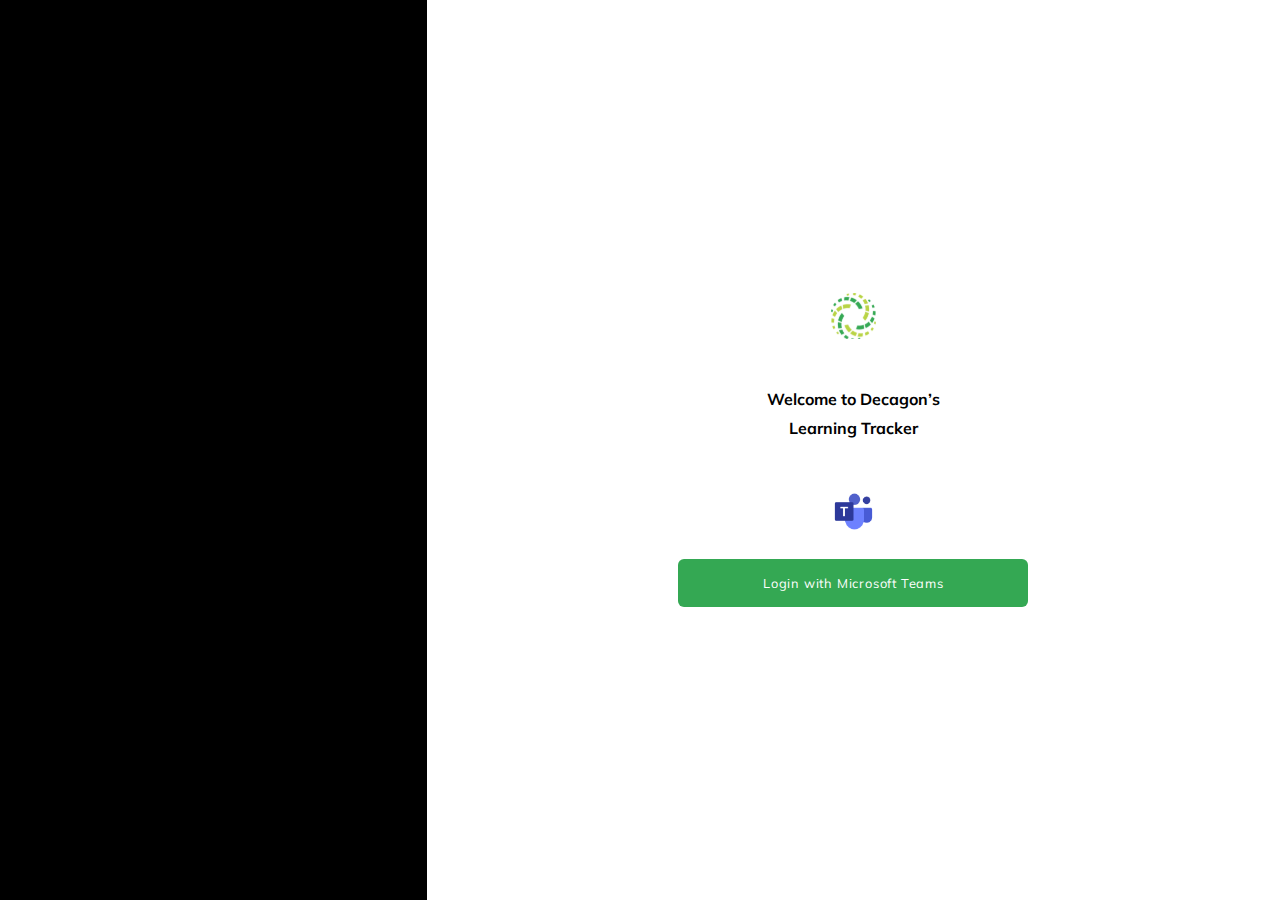
<file: index.html>
<!DOCTYPE html>
<html lang="en">
<head>
    <meta charset="UTF-8">
    <meta http-equiv="X-UA-Compatible" content="IE=edge">
    <meta name="viewport" content="width=device-width, initial-scale=1.0">
    <title>Document</title>
    <link rel="preconnect" href="https://fonts.googleapis.com">
    <link rel="preconnect" href="https://fonts.gstatic.com" crossorigin>
    <link href="https://fonts.googleapis.com/css2?family=Mulish:wght@400;700&display=swap" rel="stylesheet">
    <link rel="stylesheet" href="css/login.css">
</head>
<body>
    <div class="login-grid">
        <div class="left"></div>
        <div class="right">
            <img src="./assets/logo.svg" alt="">
            <h4>Welcome to Decagon’s <br /> Learning Tracker</h4>
            <img src="./assets/Teams.png" alt="">
            <a href="./dashboard.html" class="button">Login with Microsoft Teams</a>
        </div>
    </div>
</body>
</html>
</file>
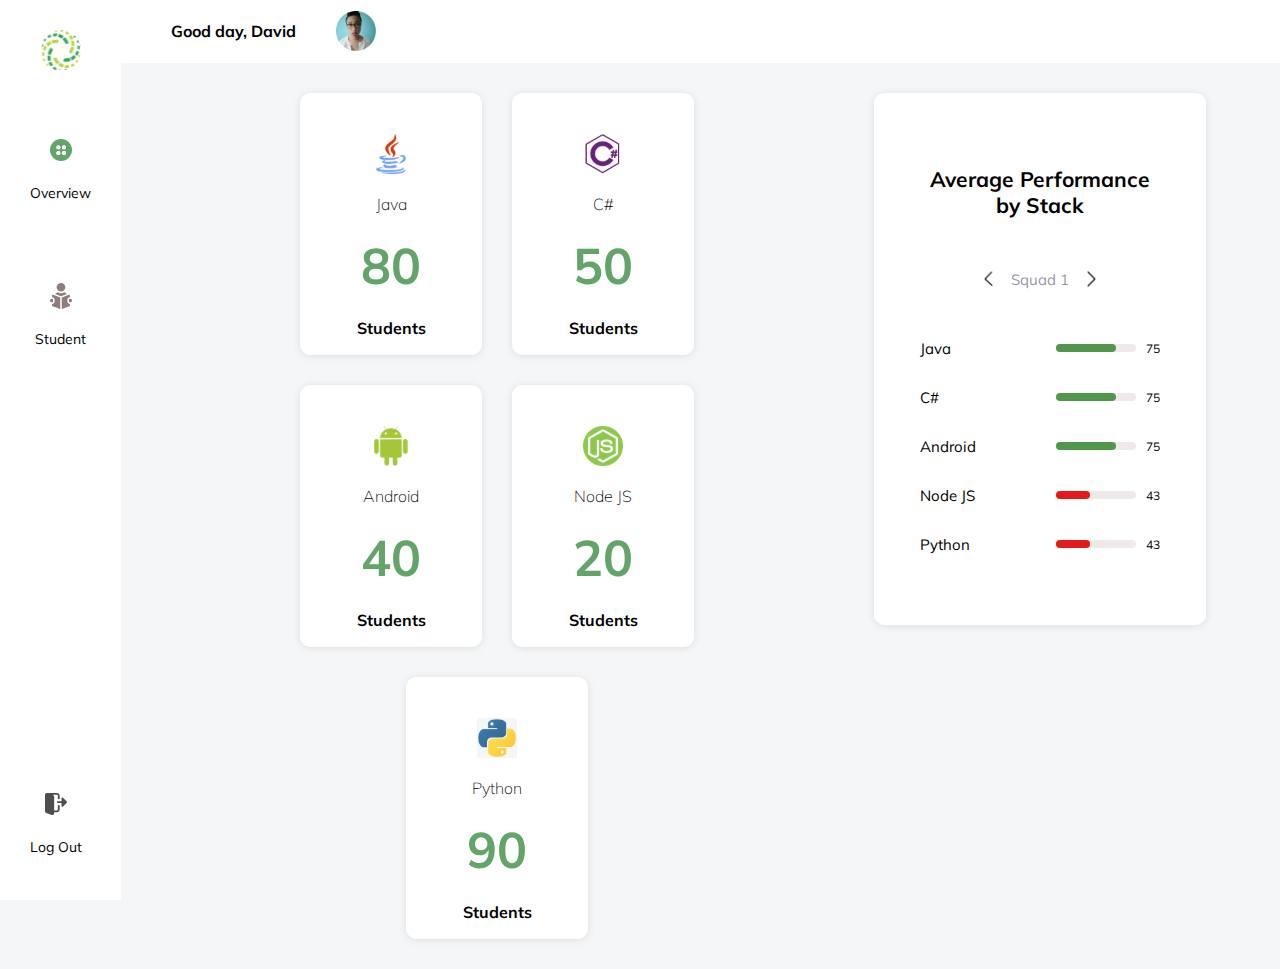
<file: dashboard.html>
<!DOCTYPE html>
<html lang="en">
<head>
    <meta charset="UTF-8">
    <meta http-equiv="X-UA-Compatible" content="IE=edge">
    <meta name="viewport" content="width=device-width, initial-scale=1.0">
    <title>Document</title>
    <link rel="preconnect" href="https://fonts.googleapis.com">
    <link rel="preconnect" href="https://fonts.gstatic.com" crossorigin>
    <link href="https://fonts.googleapis.com/css2?family=Mulish:wght@400;700&display=swap" rel="stylesheet">
    <link rel="stylesheet" href="./css/dashboard.css">
</head>
<body>
    <!-- side nav starts -->
    <nav class="side-nav">
        <div class="side-nav-first-flex">
            <div class="side-icon-div">
                <img src="./assets/logo.svg" alt="">
            </div>
            <div class="side-icon-div">
                <img src="./assets/overview.svg" class="img" alt="">
                <p>Overview</p>
            </div>
            <div class="side-icon-div">
                <img src="./assets/student.svg" class="img" alt="">
                <p>Student</p>
            </div>
        </div>
        <div class="side-nav-second-flex">
            <a href="./index.html" class="side-icon-div">
                <img src="./assets/logout.svg" class="img" alt="">
                <p>Log Out</p>
            </a>
        </div>
    </nav>
    <!-- side nav starts -->

    <!-- navbar starts -->
    <nav class="top-nav">
        <img src="./assets/logo.svg" class="logo" alt="">
        <h4>Good day, David</h4>
        <img src="./assets/Ellipse.png" alt="">
    </nav>
    <!-- navbar ends -->

    <nav class="responsive-side-nav">
        <div class="res-side-icon-div">
            <img src="./assets/overview.svg" class="img" alt="">
            <p>Overview</p>
        </div>
        <div class="res-side-icon-div">
            <img src="./assets/student.svg" class="img" alt="">
            <p>Student</p>
        </div>
        <a href="./index.html" class="res-side-icon-div">
            <img src="./assets/logout.svg" class="img" alt="">
            <p>Log Out</p>
        </a>
    </nav>
    <!-- dashboard body starts -->
    <div class="dashboard-body">
        <!-- stack cards start -->
        <div class="language-cards">
            <div class="stack">
                <img src="./assets/java.svg" alt="">
                <p>Java</p>
                <h1>80</h1>
                <h4>Students</h4>
            </div>
            <div class="stack">
                <img src="./assets/csharp.svg" alt="">
                <p>C#</p>
                <h1>50</h1>
                <h4>Students</h4>
            </div>
            <div class="stack">
                <img src="./assets/android.svg" alt="">
                <p>Android</p>
                <h1>40</h1>
                <h4>Students</h4>
            </div>
            <div class="stack">
                <img src="./assets/nodejs.svg" class="node" alt="">
                <p>Node JS</p>
                <h1>20</h1>
                <h4>Students</h4>
            </div>
            <div class="stack">
                <img src="./assets/python.jpg" class="python" alt="">
                <p>Python</p>
                <h1>90</h1>
                <h4>Students</h4>
            </div>
        </div>
        <!-- stack cards end -->

        <!-- performance card starts -->
        <div class="performance">
            <div class="performance-card">
                <h2>Average Performance <br /> by Stack</h2>
                <div class="arrows">
                    <img src="./assets/prev.svg" alt="">
                    <p>Squad 1</p>
                    <img src="./assets/next.svg" alt="">
                </div>
                <div class="progress">
                    <div class="progress-flex">
                        <p>Java</p>
                        <div class="progressbar-flex">
                        <div class="progressbar">
                            <div></div>
                        </div>
                        <p>75</p>
                    </div>
                    </div>
                    <div class="progress-flex">
                        <p>C#</p>
                        <div class="progressbar-flex">
                        <div class="progressbar">
                            <div></div>
                        </div>
                        <p>75</p>
                    </div>
                    </div>
                    <div class="progress-flex">
                        <p>Android</p>
                        <div class="progressbar-flex">
                        <div class="progressbar">
                            <div></div>
                        </div>
                        <p>75</p>
                    </div>
                    </div>
                    <div class="progress-flex">
                        <p>Node JS</p>
                        <div class="progressbar-flex">
                            <div class="progressbar-red">
                                <div></div>
                            </div>
                            <p>43</p>
                        </div>
                    </div>
                    <div class="progress-flex">
                        <p>Python</p>
                        <div class="progressbar-flex">
                            <div class="progressbar-red">
                                <div></div>
                            </div>
                            <p>43</p>
                        </div>
                    </div>
                </div>
            </div>
        </div>
        <!-- performance card ends -->
    </div>
    <!-- dashboard body ends -->
</body>
</html>
</file>
<file: css/login.css>
body{
    margin: 0;
    font-family: 'Mulish', sans-serif;
}
.login-grid{
    display: grid;
    grid-template-columns: 1fr 2fr;
}
img{
    width: 45px;
}
.left{
    height: 100vh;
    background-color: #000;
}
.right{
    background-color: #fff;
    height: 100vh;
    display: flex;
    gap: 25px;
    flex-direction: column;
    place-items: center;
    place-content: center;
}
.right > .button{
    background-color: #34A853;
    width: 350px;
    color: #fff;
    border-radius: 6px;
    text-align: center;
    padding: 16px 0;
    font-size: 0.8rem;
    letter-spacing: 0.8px;
    top: 80px;
    overflow: hidden;
    transition: 0.5s;
    text-decoration: none;
}
.right > .button:hover{
    background-color: #2ecc71;
}
.right > h4{
    text-align: center;
    line-height: 1.8;
}

@media screen and (max-width: 800px){
    .login-grid{
        grid-template-columns: 1fr;
    }
    .left{
        display: none;
    }
    .right{
        display: flex;
        gap: 25px;
        flex-direction: column;
        place-items: center;
        place-content: center;
    }
}
@media screen and (max-width: 450px){
    .right > .button{
        width: 300px;
    }
}
</file>
<file: css/dashboard.css>
body{
    font-family: 'Mulish', sans-serif;
    background-color: #F4F6F8;
    margin: 0;
}
/* navbar starts */
.top-nav{
    display: flex;
    gap: 40px;
    align-items: center;
    background-color: #fff;
    padding: 0 50px;
}
img{
    width: 40px;
    height: 40px;
}

/* navbar ends */
.logo{
    display: none;
}

/* side bar starts */
.side-nav{
    display: grid;
    float: left;
    height: 100vh;
    background: #fff;
    padding: 0 30px;
    place-content: space-between;
}
.side-nav-first-flex{
    margin-top: 30px;
    display: flex;
    flex-direction: column;
    align-items: center;
    gap: 60px;
}
.side-nav-second-flex{
    display: flex;
    align-items: flex-end;
    margin-bottom: 30px;
}
.side-icon-div{
    display: flex;
    flex-direction: column;
    justify-content: center;
    align-items: center;
}
.side-icon-div > .img{
    width: 22px;
    cursor: pointer;
}
.side-icon-div > p{
    font-size: 14px;
}
/* side bar ends */

/* side bar for responsive view */
.responsive-side-nav{
    display: none;
}

/* dashboard body */
.dashboard-body{
    display: grid;
    grid-template-columns: 2fr 1fr;
    margin: 30px;
}
.language-cards{
    margin: 0 80px;
    display: flex;
    flex-wrap: wrap;
    justify-content: center;
    gap: 30px;
}
a{
    text-decoration: none;
    color: #000;
}

/* stack cards start */
.stack{
    background: #fff;
    border: 1px solid #fff;
    padding: 20px 15px;
    width: 150px;
    height: 220px;
    border-radius: 10px;
    text-align: center;
    box-shadow: 0 1px 8px rgba(0, 0, 0, 0.10);
    cursor: pointer;
    transition: all 0.3s ease-in-out;
}
.stack:hover{
    transform: scale(1.06);
}
.stack > img{
    margin-top: 20px;
}
.stack > h1{
    color: #63A568;
    font-size: 50px;
    margin: 20px 0;
}
.stack > p{
    font-weight: 200;
}
.node{
    width: 80px;
}
/* stack cards end */

/* performance card starts */
.performance-card{
    display: flex;
    flex-direction: column;
    justify-content: center;
    gap: 20px;
    background: #fff;
    font-size: 12px;
    border: 1px solid #fff;
    padding: 15px 15px;
    width: 300px;
    height: 500px;
    border-radius: 10px;
    text-align: center;
    box-shadow: 0 1px 8px rgba(0, 0, 0, 0.10);
}
.performance-card > h2{
    font-size: 21px;
}
.arrows{
    display: flex;
    justify-content: center;
    align-items: center;
    gap: 15px;
}
.arrows > img{
    width: 15px;
    cursor: pointer;
}

.arrows > p{
    color: #3438538A;
    font-size: 15px;
}
.progress-flex{
    margin: 0 30px;
    display: flex;
    align-items: center;
    justify-content: space-between;
}
.progress-flex > p{
    font-size: 15px;
}
.progressbar {
    background-color: #EEEAEA;
    border-radius: 13px;
    width: 80px;
    height: 8px;
  }
  
  .progressbar > div {
    background-color: #509849;
    width: 75%;
    height: 8px;
    border-radius: 10px;
  }
  .progressbar-red {
    background-color: #EEEAEA;
    border-radius: 13px;
    width: 80px;
    height: 8px;
  }
  .progressbar-flex{
      display: flex;
      align-items: center;
      gap: 10px;
  }
  
  .progressbar-red > div {
    background-color: #E71A1A;
    width: 43%;
    height: 8px;
    border-radius: 10px;
  }
/* performance card ends */


  @media screen and (max-width: 1060px){
      /* side bar on responsive view starts */
    .responsive-side-nav{
        display: block;
        margin-top: 5px;
        display: flex;
        gap: 40px;
        align-items: center;
        background-color: #fff;
        padding: 10px 50px;
    }
    .res-side-icon-div{
        display: flex;
        align-items: center;
        gap: 10px;
    }
    .res-side-icon-div > .img{
        width: 20px;
        cursor: pointer;
    }
    .res-side-icon-div > p{
        font-size: 14px;
    }
    /* side bar on responsive view ends */

    .side-nav{
        display: none;
    }
    .logo{
        display: block;
    } 
    .performance{
        display: flex;
        justify-content: center;
    }
  }

  @media screen and (max-width: 950px){
    .dashboard-body{
        grid-template-columns: 1fr;
        grid-gap: 30px;
        justify-content: center;
    }
  }

  @media screen and (max-width: 440px){
    .top-nav{
        gap: 20px;
        padding: 0 10px;
    }
    .responsive-side-nav{
        gap: 20px;
        padding: 10px 10px;
    }
    .performance-card{
        width: 250px;
    }
  }
</file>
